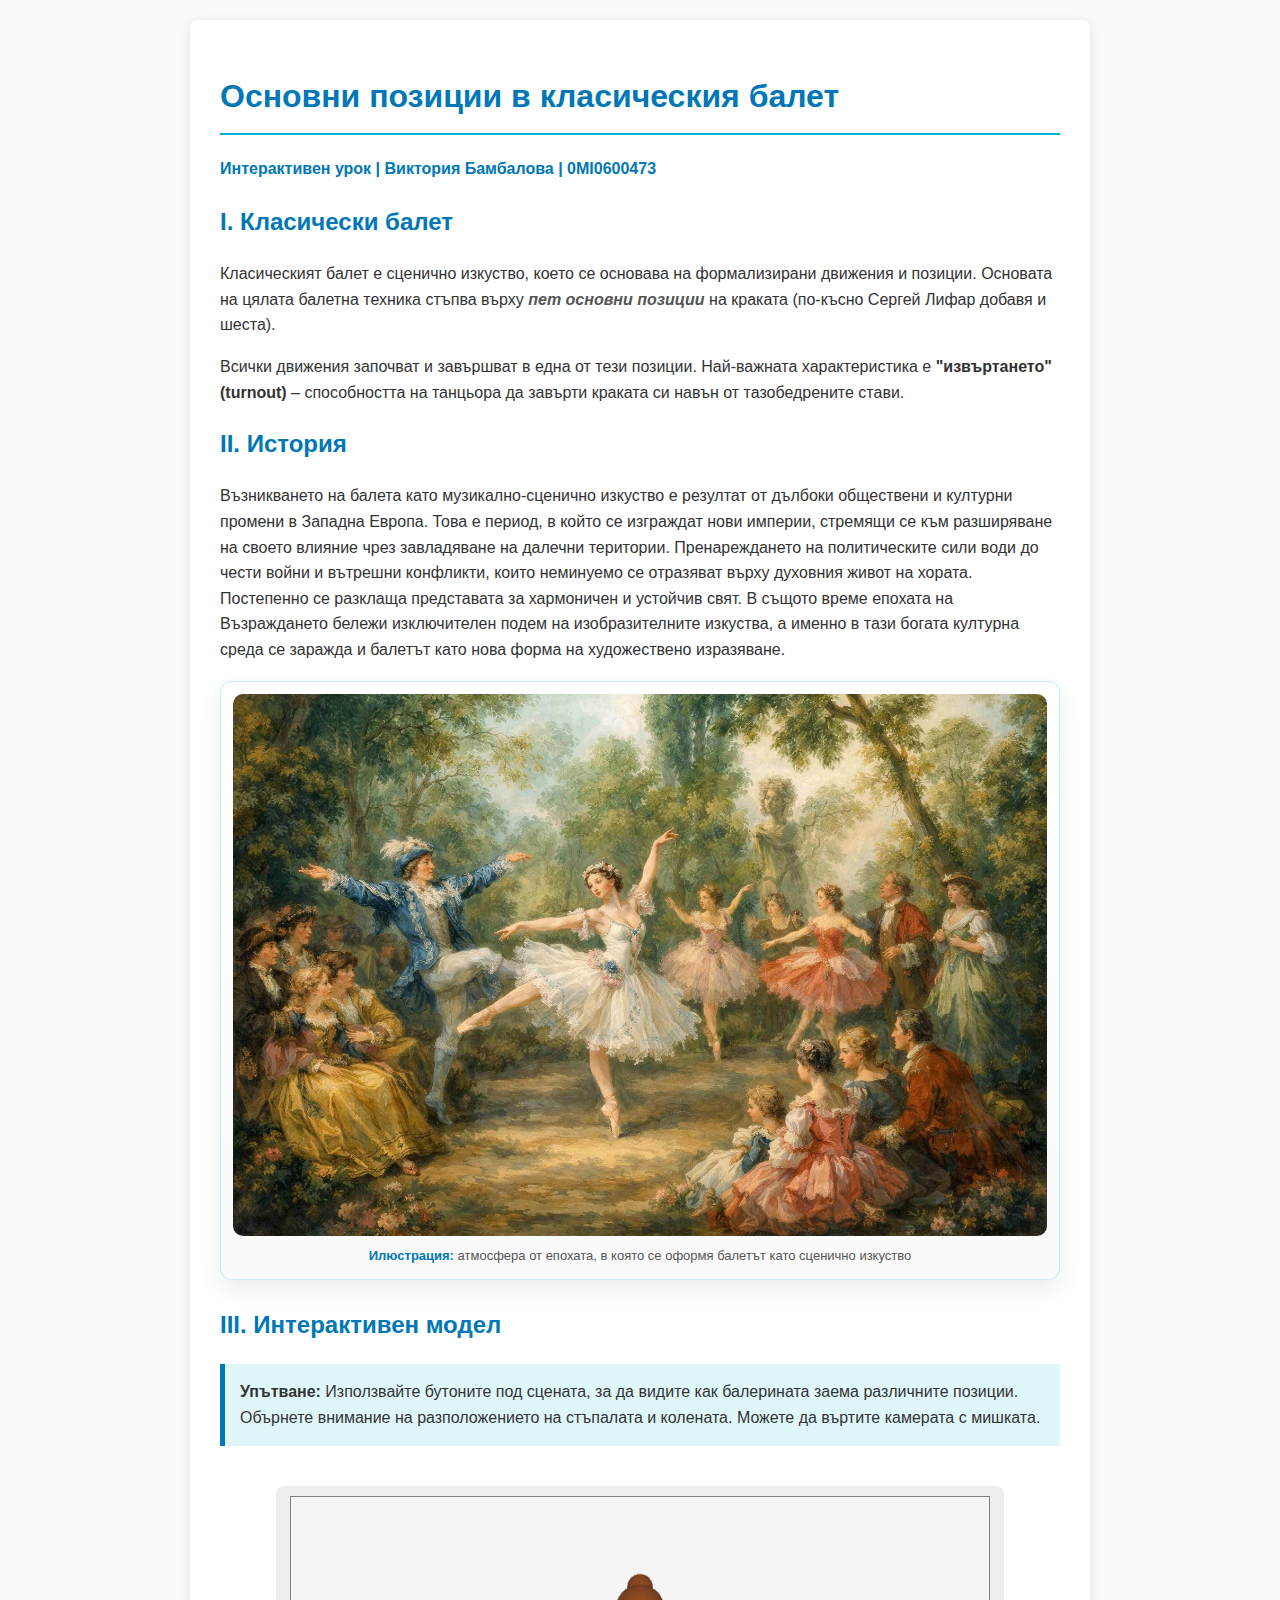
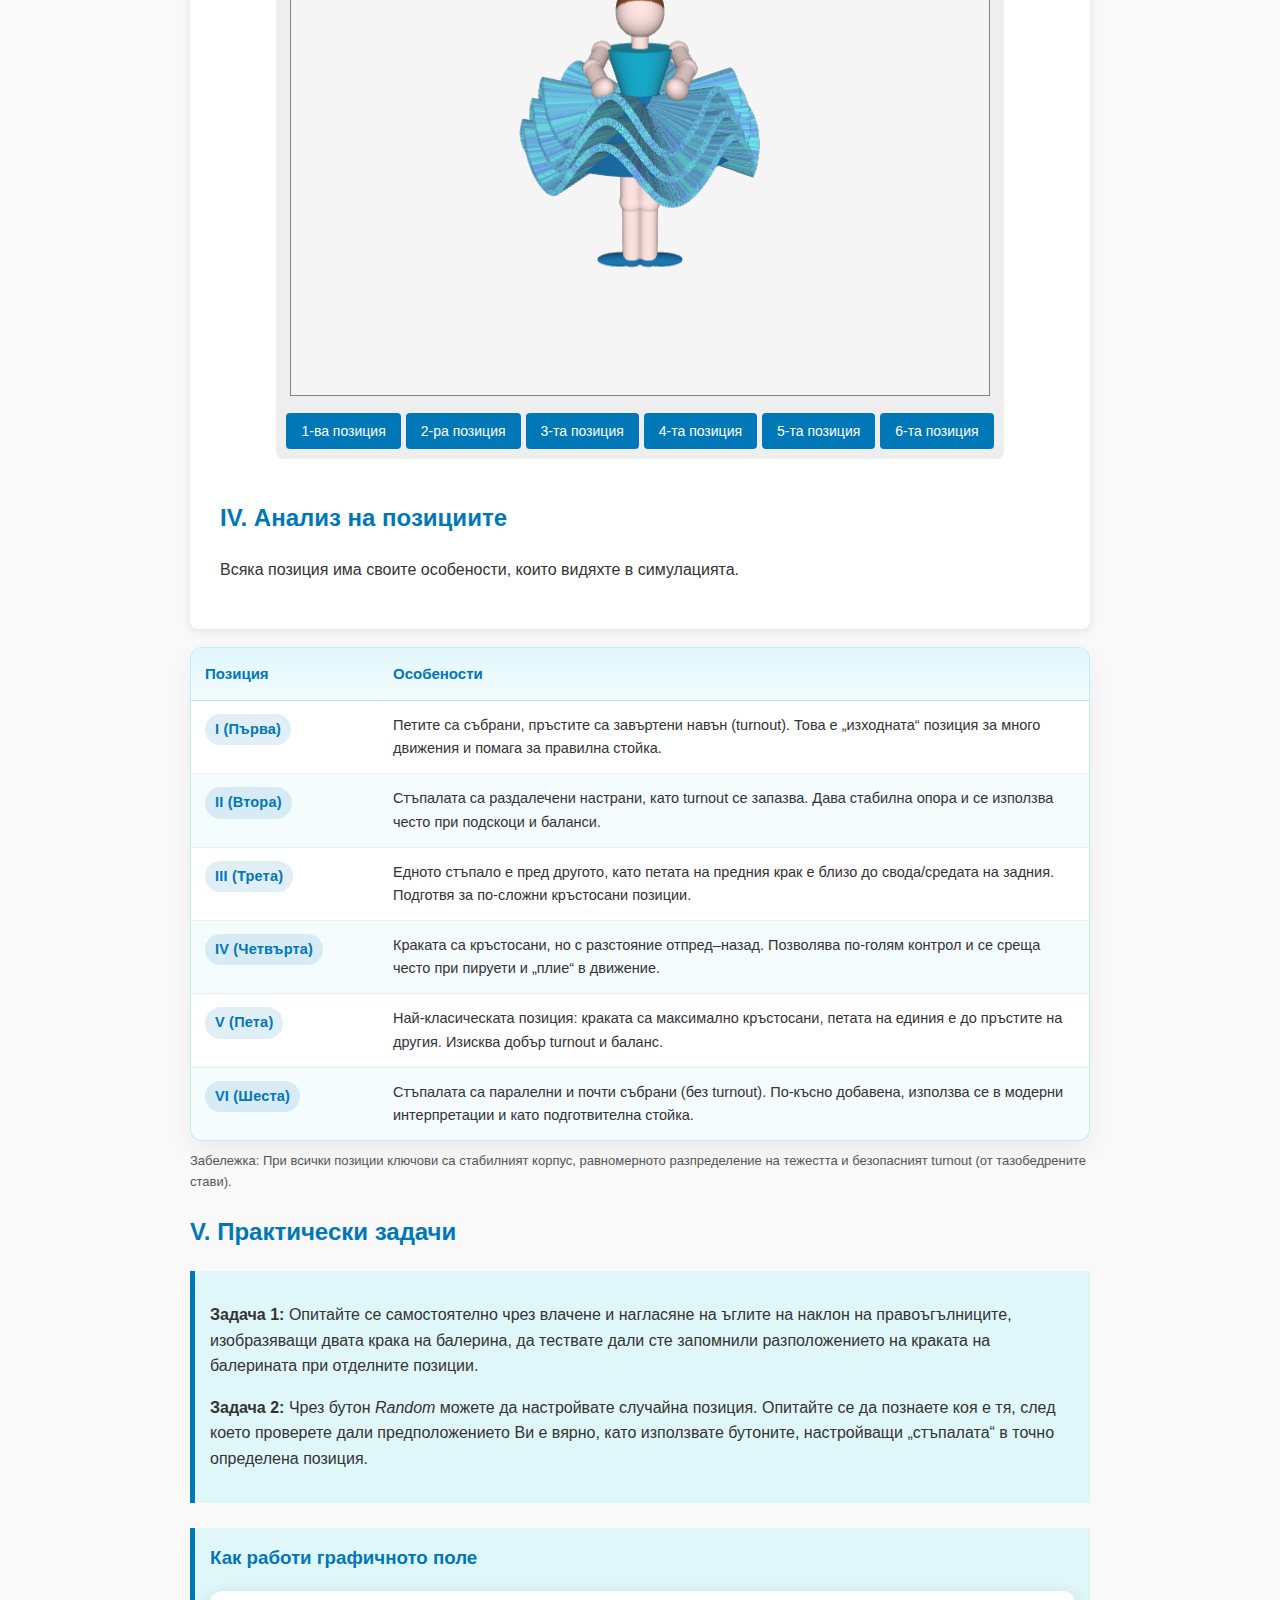
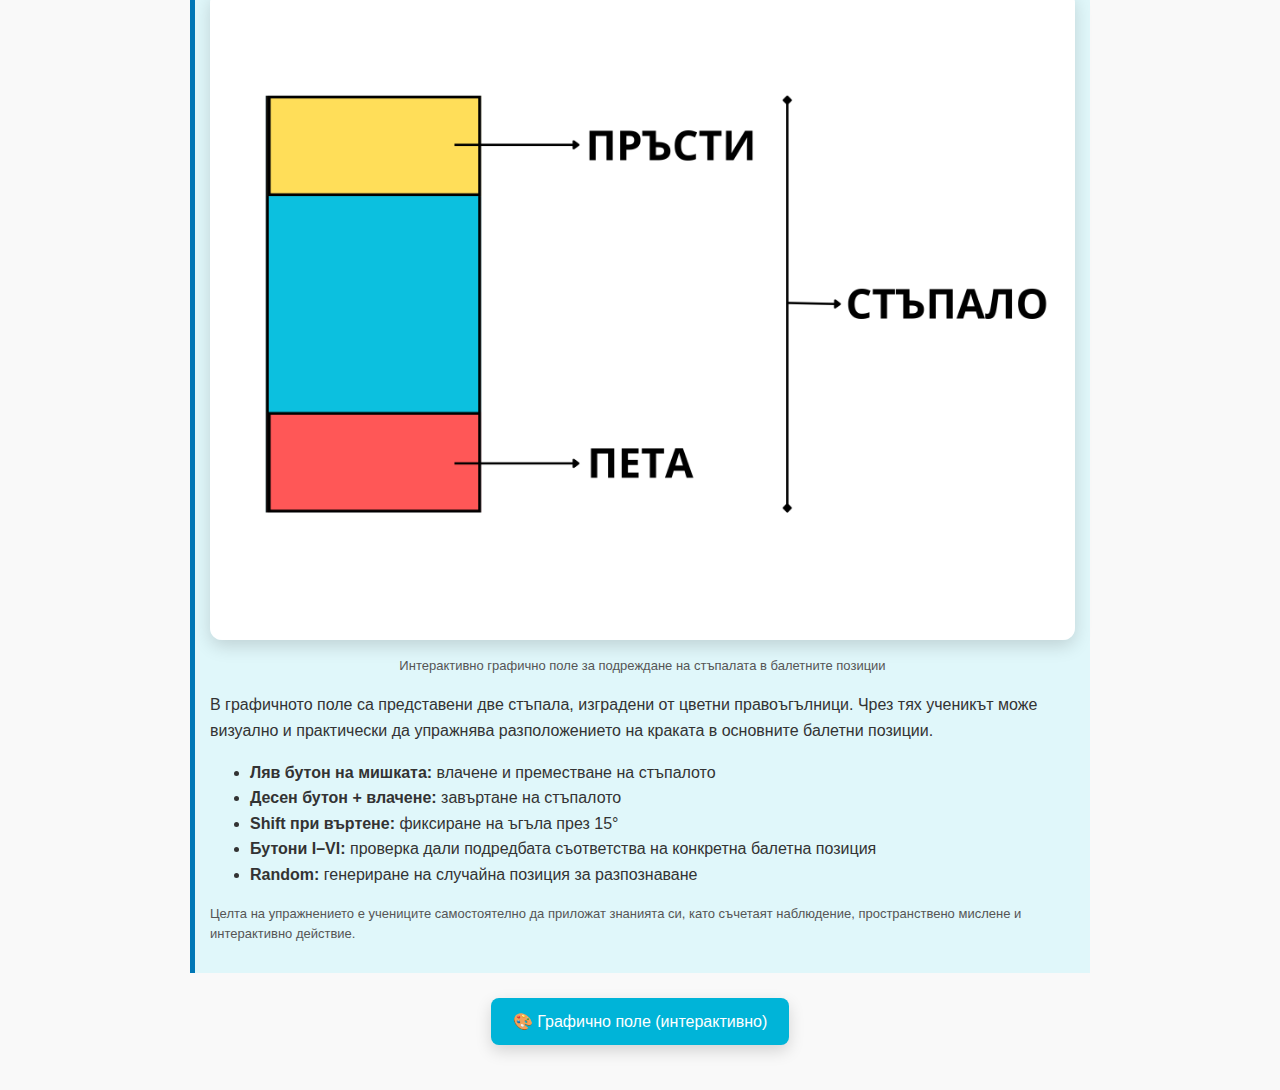
<file: index.html>
<!doctype html>
<html lang="bg">
  <head>
    <meta charset="utf-8" />
    <title>Класически Балет – Интерактивен Урок</title>

    <script src="suica.js"></script>
    <script src="tween.umd.js"></script>

    <style>
      body {
        font-family: "Segoe UI", Tahoma, Geneva, Verdana, sans-serif;
        line-height: 1.6;
        color: #333;
        max-width: 900px;
        margin: 0 auto;
        padding: 20px;
        background-color: #f9f9f9;
      }
      h1,
      h2,
      h3,
      h4 {
        color: #0077b6;
      }
      h1 {
        border-bottom: 2px solid #00b4d8;
        padding-bottom: 10px;
      }

      .container {
        background: white;
        padding: 30px;
        border-radius: 8px;
        box-shadow: 0 2px 10px rgba(0, 0, 0, 0.1);
      }

      .suica-wrapper {
        text-align: center;
        margin: 20px 0;
        background: #eee;
        padding: 10px;
        border-radius: 8px;
        display: inline-block;
      }

      .controls-bar {
        margin-top: 10px;
        display: flex;
        justify-content: center;
        gap: 5px;
        flex-wrap: wrap;
      }

      button {
        background-color: #0077b6;
        color: white;
        border: none;
        padding: 10px 15px;
        border-radius: 4px;
        cursor: pointer;
        font-size: 14px;
        transition: background 0.3s;
      }
      button:hover {
        background-color: #0096c7;
      }
      button:active {
        transform: scale(0.98);
      }

      .info-box {
        background-color: #e0f7fa;
        border-left: 5px solid #0077b6;
        padding: 15px;
        margin: 20px 0;
      }

      .highlight {
        font-weight: bold;
        font-style: italic;
        color: #555;
      }

      /* ==============================
         История – изображение
         ============================== */
      .history-figure {
        margin: 18px auto 26px;
        max-width: 820px;
        background: linear-gradient(180deg, #ffffff 0%, #fafafa 100%);
        padding: 12px;
        border-radius: 12px;
        box-shadow: 0 10px 25px rgba(0, 0, 0, 0.08);
        border: 1px solid rgba(0, 180, 216, 0.22);
      }

      .history-figure img {
        width: 100%;
        height: auto;
        display: block;
        border-radius: 10px;
      }

      .history-figure figcaption {
        text-align: center;
        margin-top: 10px;
        font-size: 13px;
        color: #555;
      }

      .history-figure figcaption span {
        color: #0077b6;
        font-weight: 600;
      }

      /* ==============================
         Таблица с позиции
         ============================== */
      .positions-table {
        width: 100%;
        border-collapse: separate;
        border-spacing: 0;
        margin: 18px 0 10px;
        background: #ffffff;
        border: 1px solid rgba(0, 180, 216, 0.25);
        border-radius: 12px;
        overflow: hidden;
        box-shadow: 0 10px 25px rgba(0, 0, 0, 0.06);
      }

      .positions-table thead th {
        background: linear-gradient(180deg, #e0f7fa 0%, #f3fcff 100%);
        color: #0077b6;
        text-align: left;
        padding: 14px 14px;
        font-weight: 700;
        font-size: 15px;
        border-bottom: 1px solid rgba(0, 180, 216, 0.22);
      }

      .positions-table tbody td {
        padding: 13px 14px;
        vertical-align: top;
        border-bottom: 1px solid rgba(0, 0, 0, 0.06);
        font-size: 14.5px;
      }

      .positions-table tbody tr:last-child td {
        border-bottom: none;
      }

      .positions-table tbody tr:nth-child(even) {
        background: rgba(224, 247, 250, 0.35);
      }

      .pos-badge {
        display: inline-block;
        padding: 4px 10px;
        border-radius: 999px;
        background: rgba(0, 119, 182, 0.12);
        color: #0077b6;
        font-weight: 700;
        letter-spacing: 0.2px;
        white-space: nowrap;
      }

      .positions-note {
        margin-top: 8px;
        font-size: 13px;
        color: #555;
      }
    </style>
  </head>

  <body>
    <div class="container">
      <h1>Основни позиции в класическия балет</h1>
      <h4>Интерактивен урок | Виктория Бамбалова | 0MI0600473</h4>

      <h2>I. Класически балет</h2>
      <p>
        Класическият балет е сценично изкуство, което се основава на
        формализирани движения и позиции. Основата на цялата балетна техника
        стъпва върху <span class="highlight">пет основни позиции</span> на
        краката (по-късно Сергей Лифар добавя и шеста).
      </p>
      <p>
        Всички движения започват и завършват в една от тези позиции. Най-важната
        характеристика е <strong>"извъртането" (turnout)</strong> – способността
        на танцьора да завърти краката си навън от тазобедрените стави.
      </p>

      <h2>II. История</h2>
      <p>
        Възникването на балета като музикално-сценично изкуство е резултат от
        дълбоки обществени и културни промени в Западна Европа. Това е период, в
        който се изграждат нови империи, стремящи се към разширяване на своето
        влияние чрез завладяване на далечни територии. Пренареждането на
        политическите сили води до чести войни и вътрешни конфликти, които
        неминуемо се отразяват върху духовния живот на хората. Постепенно се
        разклаща представата за хармоничен и устойчив свят. В същото време
        епохата на Възраждането бележи изключителен подем на изобразителните
        изкуства, а именно в тази богата културна среда се заражда и балетът
        като нова форма на художествено изразяване.
      </p>

      <!-- ✅ Изображение под текста "История" -->
      <figure class="history-figure">
        <img
          src="history.png"
          alt="Историческа сцена, вдъхновена от ранния балет"
        />
        <figcaption>
          <span>Илюстрация:</span> атмосфера от епохата, в която се оформя
          балетът като сценично изкуство
        </figcaption>
      </figure>

      <h2>III. Интерактивен модел</h2>
      <div class="info-box">
        <strong>Упътване:</strong> Използвайте бутоните под сцената, за да
        видите как балерината заема различните позиции. Обърнете внимание на
        разположението на стъпалата и колената. Можете да въртите камерата с
        мишката.
      </div>

      <div style="text-align: center">
        <div class="suica-wrapper">
          <suica id="scene" width="700" height="500" background="whitesmoke">
            <proactive></proactive>
            <orbit></orbit>

            <!-- Тяло -->
            <cone
              id="torsoUpper"
              center="0,15,0"
              size="10,15,10"
              color="#00b4d8"
              spinV="180"
              hidden="false"
            ></cone>

            <cone
              id="torsoLower"
              center="0,0,0"
              size="29,8,29"
              color="#0077b6"
              hidden="false"
            ></cone>

            <sphere
              id="waistRing"
              center="0,7.5,0"
              size="6.5,3,6.5"
              color="#0077b6"
              hidden="false"
            ></sphere>

            <!-- Глава -->
            <group id="HeadGroup" hidden="false">
              <sphere
                id="head"
                center="0,20,0"
                size="7"
                color="mistyrose"
                hidden="false"
              ></sphere>

              <cylinder
                id="neck"
                center="0,13,0"
                size="2.5,5,2.5"
                color="mistyrose"
                hidden="false"
              ></cylinder>

              <sphere
                id="hair"
                center="0,20.5,-0.3"
                size="7"
                color="saddlebrown"
                hidden="false"
              ></sphere>

              <sphere
                id="bun"
                center="0,23.5,-2.5"
                size="3.7"
                color="saddlebrown"
                hidden="false"
              ></sphere>
            </group>

            <!-- Шаблони за клониране (скрити), но клоновете ще са видими -->
            <sphere
              id="joint"
              size="3"
              color="mistyrose"
              hidden="true"
            ></sphere>
            <cylinder
              id="bone"
              size="2.5,6,2.5"
              color="mistyrose"
              hidden="true"
            ></cylinder>

            <!-- Ръце -->
            <group id="ArmsGroup" center="0,4,-10" spinV="45" hidden="false">
              <group
                id="ShoulderGroup"
                center="-1.5,8,-11"
                spinH="10"
                spinV="60"
                hidden="false"
              >
                <clone
                  src="joint"
                  id="lShoulder"
                  center="5,14,0"
                  hidden="false"
                ></clone>

                <clone
                  src="bone"
                  id="lUpperArm"
                  center="5,14,0"
                  size="2.5,6,2.5"
                  hidden="false"
                ></clone>

                <group
                  id="ElbowGroup"
                  center="13.5,2,-5"
                  spinH="-90"
                  spinV="25"
                  hidden="false"
                >
                  <clone
                    src="joint"
                    id="lElbow"
                    center="5,20,0"
                    size="2.8"
                    hidden="false"
                  ></clone>

                  <clone
                    src="bone"
                    id="lLowerArm"
                    center="5,20,0"
                    size="2.5,6,2.5"
                    hidden="false"
                  ></clone>

                  <clone
                    src="joint"
                    id="wrist"
                    center="5,26,0"
                    size="3,5"
                    spinV="40"
                    spinH="-90"
                    hidden="false"
                  ></clone>
                </group>
              </group>

              <group
                id="RightShoulderGroup"
                center="1.5,8,-11"
                spinH="-10"
                spinV="60"
                hidden="false"
              >
                <clone
                  src="joint"
                  id="rShoulder"
                  center="-5,14,0"
                  hidden="false"
                ></clone>

                <clone
                  src="bone"
                  id="rUpperArm"
                  center="-5,14,0"
                  size="2.5,6,2.5"
                  hidden="false"
                ></clone>

                <group
                  id="RightElbowGroup"
                  center="-13.5,2,-5"
                  spinH="90"
                  spinV="25"
                  hidden="false"
                >
                  <clone
                    src="joint"
                    id="rElbow"
                    center="-5,20,0"
                    size="2.8"
                    hidden="false"
                  ></clone>

                  <clone
                    src="bone"
                    id="rLowerArm"
                    center="-5,20,0"
                    size="2.5,6,2.5"
                    hidden="false"
                  ></clone>

                  <clone
                    src="joint"
                    id="rWrist"
                    center="-5,26,0"
                    size="3,5"
                    spinV="40"
                    spinH="90"
                    hidden="false"
                  ></clone>
                </group>
              </group>
            </group>

            <!-- Крака -->
            <group id="LegsGroup" center="0,0,0" hidden="false">
              <group id="LeftHipGroup" center="-2,0,0" hidden="false">
                <clone
                  src="bone"
                  id="lThigh"
                  center="0,-9,0"
                  size="3.5,12,3.5"
                  hidden="false"
                ></clone>

                <group id="LeftKneeGroup" center="0,-9,0" hidden="false">
                  <clone
                    src="joint"
                    id="lKnee"
                    size="3.8"
                    hidden="false"
                  ></clone>

                  <clone
                    src="bone"
                    id="lCalf"
                    center="0,-10,0"
                    size="3,9,3"
                    hidden="false"
                  ></clone>

                  <group id="lShoe" spinH="-90" hidden="false">
                    <sphere
                      id="lFootBase"
                      center="0,-10,0"
                      size="3.5,2,3.5"
                      color="#0077b6"
                      hidden="false"
                    ></sphere>
                    <sphere
                      id="lFootTip"
                      center="0,-10,2"
                      size="3,2,7"
                      color="#0077b6"
                      hidden="false"
                    ></sphere>
                  </group>
                </group>
              </group>

              <group id="RightHipGroup" center="2,0,0" hidden="false">
                <clone
                  src="bone"
                  id="rThigh"
                  center="0,-9,0"
                  size="3.5,12,3.5"
                  hidden="false"
                ></clone>

                <group id="RightKneeGroup" center="0,-9,0" hidden="false">
                  <clone
                    src="joint"
                    id="rKnee"
                    size="3.8"
                    hidden="false"
                  ></clone>

                  <clone
                    src="bone"
                    id="rCalf"
                    center="0,-10,0"
                    size="3,9,3"
                    hidden="false"
                  ></clone>

                  <group id="rShoe" spinH="90" hidden="false">
                    <sphere
                      id="rFootBase"
                      center="0,-10,0"
                      size="3.5,2,3.5"
                      color="#0077b6"
                      hidden="false"
                    ></sphere>
                    <sphere
                      id="rFootTip"
                      center="0,-10,2"
                      size="3,2,7"
                      color="#0077b6"
                      hidden="false"
                    ></sphere>
                  </group>
                </group>
              </group>
            </group>
          </suica>

          <div class="controls-bar">
            <button onclick="goLegs(1)">1-ва позиция</button>
            <button onclick="goLegs(2)">2-ра позиция</button>
            <button onclick="goLegs(3)">3-та позиция</button>
            <button onclick="goLegs(4)">4-та позиция</button>
            <button onclick="goLegs(5)">5-та позиция</button>
            <button onclick="goLegs(6)">6-та позиция</button>
          </div>
        </div>
      </div>

      <h2>IV. Анализ на позициите</h2>
      <p>Всяка позиция има своите особености, които видяхте в симулацията.</p>
    </div>

    <table class="positions-table">
      <thead>
        <tr>
          <th style="width: 160px">Позиция</th>
          <th>Особености</th>
        </tr>
      </thead>
      <tbody>
        <tr>
          <td><span class="pos-badge">I (Първа)</span></td>
          <td>
            Петите са събрани, пръстите са завъртени навън (turnout). Това е
            „изходната“ позиция за много движения и помага за правилна стойка.
          </td>
        </tr>
        <tr>
          <td><span class="pos-badge">II (Втора)</span></td>
          <td>
            Стъпалата са раздалечени настрани, като turnout се запазва. Дава
            стабилна опора и се използва често при подскоци и баланси.
          </td>
        </tr>
        <tr>
          <td><span class="pos-badge">III (Трета)</span></td>
          <td>
            Едното стъпало е пред другото, като петата на предния крак е близо
            до свода/средата на задния. Подготвя за по-сложни кръстосани
            позиции.
          </td>
        </tr>
        <tr>
          <td><span class="pos-badge">IV (Четвърта)</span></td>
          <td>
            Краката са кръстосани, но с разстояние отпред–назад. Позволява
            по-голям контрол и се среща често при пируети и „плие“ в движение.
          </td>
        </tr>
        <tr>
          <td><span class="pos-badge">V (Пета)</span></td>
          <td>
            Най-класическата позиция: краката са максимално кръстосани, петата
            на единия е до пръстите на другия. Изисква добър turnout и баланс.
          </td>
        </tr>
        <tr>
          <td><span class="pos-badge">VI (Шеста)</span></td>
          <td>
            Стъпалата са паралелни и почти събрани (без turnout). По-късно
            добавена, използва се в модерни интерпретации и като подготвителна
            стойка.
          </td>
        </tr>
      </tbody>
    </table>

    <p class="positions-note">
      Забележка: При всички позиции ключови са стабилният корпус, равномерното
      разпределение на тежестта и безопасният turnout (от тазобедрените стави).
    </p>

    <h2>V. Практически задачи</h2>

    <div class="info-box">
      <p>
        <strong>Задача 1:</strong> Опитайте се самостоятелно чрез влачене и
        нагласяне на ъглите на наклон на правоъгълниците, изобразяващи двата
        крака на балерина, да тествате дали сте запомнили разположението на
        краката на балерината при отделните позиции.
      </p>

      <p>
        <strong>Задача 2:</strong> Чрез бутон <em>Random</em> можете да
        настройвате случайна позиция. Опитайте се да познаете коя е тя, след
        което проверете дали предположението Ви е вярно, като използвате
        бутоните, настройващи „стъпалата“ в точно определена позиция.
      </p>
    </div>

    <div class="info-box" style="margin-top: 25px">
      <h3 style="margin-top: 0">Как работи графичното поле</h3>

      <figure style="margin: 15px auto; text-align: center">
        <img
          src="instructions.png"
          alt="Инструкции за работа с графичното поле"
          style="
            max-width: 100%;
            border-radius: 12px;
            box-shadow: 0 6px 18px rgba(0, 0, 0, 0.15);
          "
        />
        <figcaption style="margin-top: 8px; font-size: 13px; color: #555">
          Интерактивно графично поле за подреждане на стъпалата в балетните
          позиции
        </figcaption>
      </figure>

      <p>
        В графичното поле са представени две стъпала, изградени от цветни
        правоъгълници. Чрез тях ученикът може визуално и практически да
        упражнява разположението на краката в основните балетни позиции.
      </p>

      <ul>
        <li>
          <strong>Ляв бутон на мишката:</strong> влачене и преместване на
          стъпалото
        </li>
        <li><strong>Десен бутон + влачене:</strong> завъртане на стъпалото</li>
        <li><strong>Shift при въртене:</strong> фиксиране на ъгъла през 15°</li>
        <li>
          <strong>Бутони I–VI:</strong> проверка дали подредбата съответства на
          конкретна балетна позиция
        </li>
        <li>
          <strong>Random:</strong> генериране на случайна позиция за
          разпознаване
        </li>
      </ul>

      <p class="positions-note">
        Целта на упражнението е учениците самостоятелно да приложат знанията си,
        като съчетаят наблюдение, пространствено мислене и интерактивно
        действие.
      </p>
    </div>

    <div style="text-align: center; margin: 25px 0">
      <a href="tasks.html" target="_blank" style="text-decoration: none">
        <button
          style="
            background-color: #00b4d8;
            color: white;
            padding: 14px 22px;
            font-size: 16px;
            border-radius: 8px;
            border: none;
            cursor: pointer;
            box-shadow: 0 6px 16px rgba(0, 0, 0, 0.15);
          "
        >
          🎨 Графично поле (интерактивно)
        </button>
      </a>
    </div>

    <script>
      /* ============================================================
         1) ПОМОЩНИ ФУНКЦИИ И ДЕКОРАЦИЯ
         ============================================================ */

      function bluish(obj) {
        obj.color = `hsl(${random(180, 225)}, 70%, 50%)`;
        return obj;
      }

      /* ============================================================
         2) ПАЧКА (ПОЛА)
         ============================================================ */
      const TUTU_COUNT = 500;

      function addTutuLayer(radius, y, width) {
        for (let i = 0; i < TUTU_COUNT; i++) {
          const a = radians((360 * i) / TUTU_COUNT);

          const c = bluish(
            cylinder(
              [radius * Math.cos(a), y, radius * Math.sin(a)],
              [width, 15],
            ),
          );

          c.spinH = 90 + degrees(-a);
          c.spinV = 90 + 15 * Math.sin(6 * a);
        }
      }

      addTutuLayer(3, 1, 1);
      addTutuLayer(1.5, 4, 1);
      addTutuLayer(0.01, 7, 1);

      /* ============================================================
         3) ПОЗИ НА КРАКАТА + ПЛАВЕН ПРЕХОД
         ============================================================ */
      window.addEventListener("load", () => {
        const scene = window.scene;
        if (!scene) return;

        const poses = {
          1: {
            name: "I",
            baseX: 1.3,
            dist: 0.0,
            turnout: 35,
            front: 0.0,
            kneeBend: 0,
          },
          2: {
            name: "II",
            baseX: 2.0,
            dist: 3.0,
            turnout: 35,
            front: 0.0,
            kneeBend: 0,
          },
          3: {
            name: "III",
            baseX: 2.0,
            dist: 0.4,
            turnout: 35,
            front: 2.0,
            kneeBend: 4,
          },
          4: {
            name: "IV",
            baseX: 2.0,
            dist: 1.2,
            turnout: 35,
            front: 3.5,
            kneeBend: 6,
          },
          5: {
            name: "V",
            baseX: 1.8,
            dist: 0.0,
            turnout: 45,
            front: 4.0,
            kneeBend: 8,
          },
          6: {
            name: "VI",
            baseX: 2.0,
            dist: 1.0,
            turnout: 0,
            front: 0.0,
            kneeBend: 0,
          },
        };

        const current = { ...poses[1] };
        let tween = null;

        function applyLegPose(p) {
          const a = radians(p.turnout);
          const half = p.dist / 2;

          const baseLX = -p.baseX;
          const baseRX = p.baseX;

          LeftHipGroup.center = [
            baseLX - half,
            LeftHipGroup.center[1],
            p.front * 0.5,
          ];
          RightHipGroup.center = [
            baseRX + half,
            RightHipGroup.center[1],
            -p.front * 0.5,
          ];

          LeftHipGroup.spin = [a, 0, 0];
          RightHipGroup.spin = [-a, 0, 0];

          LeftKneeGroup.spin = [0, 0, radians(p.kneeBend)];
          RightKneeGroup.spin = [0, 0, radians(p.kneeBend)];
        }

        window.goLegs = function (id) {
          const target = poses[id];
          if (!target) return;

          if (tween) tween.stop();

          tween = new TWEEN.Tween(current)
            .to(
              {
                baseX: target.baseX,
                dist: target.dist,
                turnout: target.turnout,
                front: target.front,
                kneeBend: target.kneeBend,
              },
              900,
            )
            .easing(TWEEN.Easing.Quadratic.InOut)
            .onUpdate(() => applyLegPose(current))
            .start();
        };

        scene.ontime = () => {
          TWEEN.update();
        };

        applyLegPose(current);
      });
    </script>
  </body>
</html>
</file>
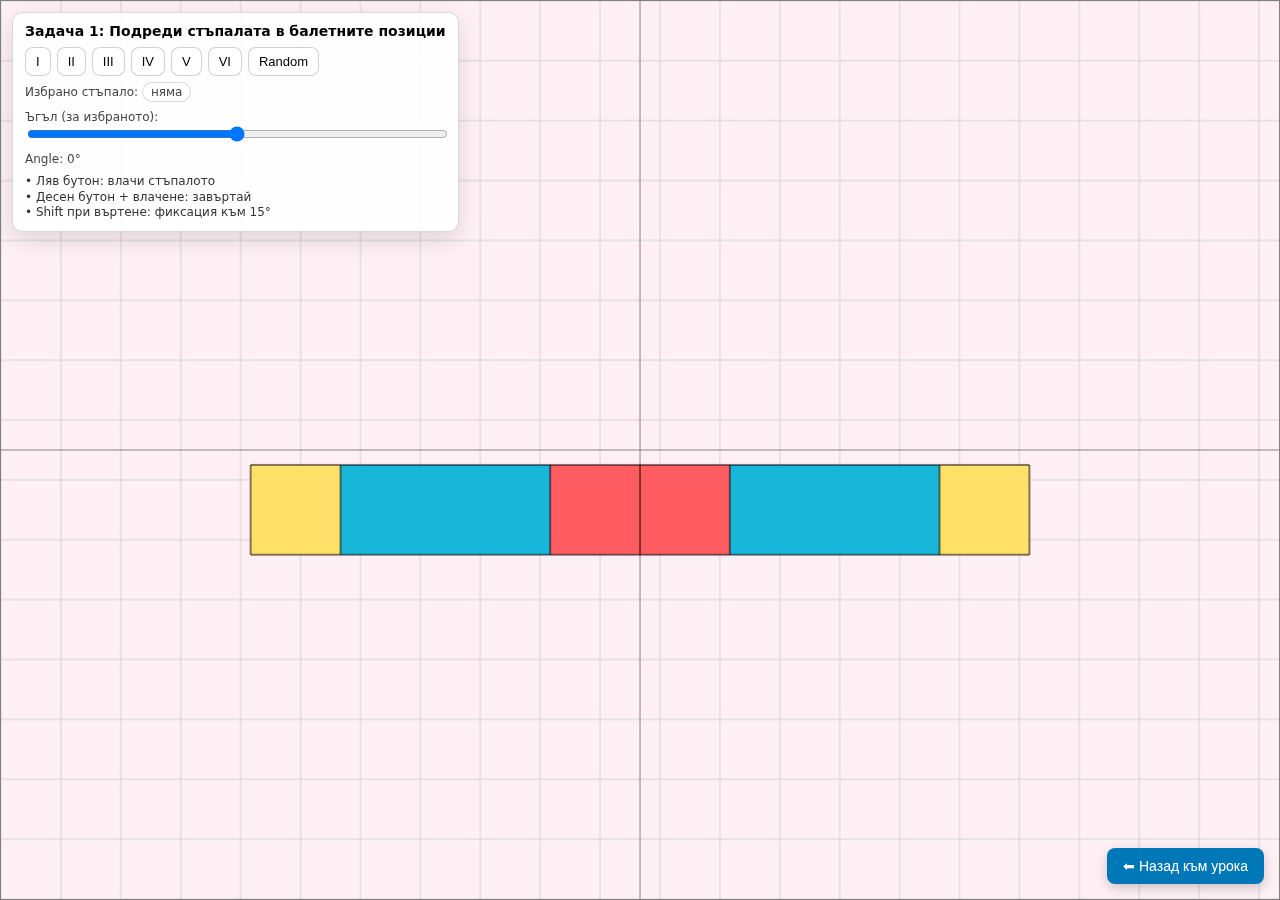
<file: tasks.html>
<!doctype html>
<html lang="bg">
  <head>
    <meta charset="utf-8" />
    <title>Балет – Задача 1 (2D стъпала)</title>

    <script src="suica.js"></script>

    <style>
      html,
      body {
        margin: 0;
        height: 100%;
        overflow: hidden;
        font-family: system-ui, Arial, sans-serif;
        touch-action: none;
      }

      #ui {
        position: fixed;
        left: 12px;
        top: 12px;
        z-index: 10;
        background: rgba(255, 255, 255, 0.92);
        border: 1px solid rgba(0, 0, 0, 0.15);
        border-radius: 10px;
        padding: 10px 12px;
        box-shadow: 0 8px 24px rgba(0, 0, 0, 0.12);
        min-width: 260px;
      }

      #ui h3 {
        margin: 0 0 8px 0;
        font-size: 14px;
      }

      .row {
        display: flex;
        gap: 6px;
        flex-wrap: wrap;
        margin: 6px 0;
      }

      button {
        border: 1px solid rgba(0, 0, 0, 0.18);
        background: white;
        border-radius: 8px;
        padding: 6px 10px;
        cursor: pointer;
        font-size: 13px;
      }
      button:hover {
        background: #f3f3f3;
      }

      .hint {
        font-size: 12px;
        color: #333;
        margin-top: 8px;
        line-height: 1.3;
      }

      .small {
        font-size: 12px;
        color: #444;
        margin-top: 6px;
      }

      input[type="range"] {
        width: 100%;
      }

      .badge {
        display: inline-block;
        padding: 2px 8px;
        border-radius: 999px;
        font-size: 12px;
        border: 1px solid rgba(0, 0, 0, 0.15);
        background: #fff;
      }
    </style>
  </head>

  <body>
    <!--
      2D учебно поле (orthographic camera) за упражнение:
      Ученикът пресъздава балетните позиции чрез влачене и въртене.
    -->
    <suica id="scene" fullwindow background="LavenderBlush">
      <proactive></proactive>
    </suica>

    <div id="ui">
      <h3>Задача 1: Подреди стъпалата в балетните позиции</h3>

      <div class="row">
        <button onclick="setPose(1)">I</button>
        <button onclick="setPose(2)">II</button>
        <button onclick="setPose(3)">III</button>
        <button onclick="setPose(4)">IV</button>
        <button onclick="setPose(5)">V</button>
        <button onclick="setPose(6)">VI</button>
        <button onclick="randomPose()">Random</button>
      </div>

      <div class="small">
        Избрано стъпало: <span id="sel" class="badge">няма</span>
      </div>

      <div class="small" style="margin-top: 8px">Ъгъл (за избраното):</div>
      <input
        id="angleSlider"
        type="range"
        min="-180"
        max="180"
        value="0"
        step="1"
        oninput="sliderRotate(this.value)"
      />
      <div class="small">Angle: <span id="angleVal">0</span>°</div>

      <div class="hint">
        • Ляв бутон: влачи стъпалото<br />
        • Десен бутон + влачене: завъртай<br />
        • Shift при въртене: фиксация към 15°<br />
      </div>
    </div>

    <div style="position: fixed; right: 16px; bottom: 16px; z-index: 20">
      <a href="index.html" style="text-decoration: none">
        <button
          style="
            background-color: #0077b6;
            color: white;
            padding: 10px 16px;
            font-size: 14px;
            border-radius: 8px;
            border: none;
            cursor: pointer;
            box-shadow: 0 4px 12px rgba(0, 0, 0, 0.2);
          "
        >
          ⬅ Назад към урока
        </button>
      </a>
    </div>

    <script>
      // =========================================================
      // 1) Настройка на 2D сцена
      // =========================================================
      fullWindow();
      orthographic(-1000, 1000);
      background("LavenderBlush");
      lookAt([0, 0, 300]);

      // =========================================================
      // 2) Параметри на учебната мрежа и модела на стъпало
      // =========================================================
      const SCALE = 30;
      const GRID_W = 700;
      const GRID_H = 450;

      // жълто = пръсти, синьо = стъпало, червено = пета
      const H = 3 * SCALE;
      const L_TOE = 3 * SCALE;
      const L_MID = 7 * SCALE;
      const L_HEEL = 3 * SCALE;
      const TOTAL_L = L_TOE + L_MID + L_HEEL;

      // =========================================================
      // 3) Визуализация на квадратна мрежа
      // =========================================================
      const grid = group();
      grid.z = -5;

      for (let x = -GRID_W; x <= GRID_W; x += 2 * SCALE) {
        grid.add(line([x, -GRID_H, -5], [x, GRID_H, -5], "lightgray"));
      }
      for (let y = -GRID_H; y <= GRID_H; y += 2 * SCALE) {
        grid.add(line([-GRID_W, y, -5], [GRID_W, y, -5], "lightgray"));
      }

      grid.add(line([-GRID_W, 0, -4], [GRID_W, 0, -4], "gray"));
      grid.add(line([0, -GRID_H, -4], [0, GRID_H, -4], "gray"));

      // =========================================================
      // 4) Модел на стъпало
      // =========================================================
      function rectFillWithOutline(center, size, fillColor) {
        const fill = square(
          [center[0], center[1], -1],
          [size[0], size[1]],
          fillColor,
        );
        const border = square(
          [center[0], center[1], 0],
          [size[0], size[1]],
          "black",
        ).style({
          wireframe: true,
        });
        return group(fill, border);
      }

      function makeFoot() {
        const totalL = TOTAL_L;

        const xToe = -totalL / 2 + L_TOE / 2;
        const xMid = xToe + L_TOE / 2 + L_MID / 2;
        const xHeel = xMid + L_MID / 2 + L_HEEL / 2;

        const toe = rectFillWithOutline([xToe, 0, 0], [L_TOE, H], "#ffe066");
        const mid = rectFillWithOutline([xMid, 0, 0], [L_MID, H], "#00b4d8");
        const heel = rectFillWithOutline([xHeel, 0, 0], [L_HEEL, H], "#ff595e");

        const g = group(toe, mid, heel);
        g._angle = 0;
        g._parts = [toe, mid, heel];
        for (const p of g._parts) p._foot = g;

        return g;
      }

      const foot1 = makeFoot();
      const foot2 = makeFoot();
      const interactiveParts = [...foot1._parts, ...foot2._parts];

      // =========================================================
      // 5) UI избор + слайдер
      // =========================================================
      let selectedFoot = null;

      function selectFoot(f) {
        selectedFoot = f;
        document.getElementById("sel").textContent =
          f === foot1 ? "ляво (Foot A)" : "дясно (Foot B)";
        document.getElementById("angleSlider").value = Math.round(f._angle);
        document.getElementById("angleVal").textContent = Math.round(f._angle);
      }

      window.sliderRotate = function (val) {
        if (!selectedFoot) return;
        const a = Number(val);
        selectedFoot._angle = a;
        selectedFoot.spinS = a;
        document.getElementById("angleVal").textContent = a;
      };

      // =========================================================
      // 6) Drag & Rotate
      // =========================================================
      function posXY(p) {
        if (!p) return null;
        if (Array.isArray(p)) return { x: p[0], y: p[1] };
        if (typeof p.x === "number" && typeof p.y === "number")
          return { x: p.x, y: p.y };
        if (typeof p[0] === "number" && typeof p[1] === "number")
          return { x: p[0], y: p[1] };
        return null;
      }

      let dragFoot = null;
      let dragMode = null;
      let startMouse = { x: 0, y: 0 };
      let startAngle = 0;

      window.addEventListener("contextmenu", (e) => e.preventDefault());

      function onPointerDown(event) {
        if (event.target && event.target.closest && event.target.closest("#ui"))
          return;

        const part = findObject(event, interactiveParts);
        if (!part) return;

        const f = part._foot;
        if (!f) return;

        selectFoot(f);
        dragFoot = f;
        startMouse = { x: event.clientX, y: event.clientY };
        startAngle = dragFoot._angle;
        dragMode = event.button === 2 ? "rotate" : "move";
      }

      function onPointerUp() {
        dragFoot = null;
        dragMode = null;
      }

      function onPointerMove(event) {
        if (!dragFoot) return;

        if (dragMode === "move") {
          const raw = findPosition(event);
          const p = posXY(raw);
          if (!p) return;
          dragFoot.center = [p.x, p.y, 0];
        } else if (dragMode === "rotate") {
          const dx = event.clientX - startMouse.x;
          let a = startAngle + dx * 0.6;
          if (event.shiftKey) a = 15 * Math.round(a / 15);
          dragFoot._angle = a;
          dragFoot.spinS = a;

          if (dragFoot === selectedFoot) {
            document.getElementById("angleSlider").value = Math.round(a);
            document.getElementById("angleVal").textContent = Math.round(a);
          }
        }
      }

      window.addEventListener("pointerdown", onPointerDown, { passive: false });
      window.addEventListener("pointermove", onPointerMove, { passive: false });
      window.addEventListener("pointerup", onPointerUp, { passive: false });

      // =========================================================
      // 7) Позиции
      // =========================================================
      function setFoot(f, cx, cy, ang) {
        f.center = [cx, cy, 0];
        f._angle = ang;
        f.spinS = ang;
      }

      window.setPose = function (i) {
        const y0 = -2 * SCALE;

        if (i === 1) {
          setFoot(foot1, -TOTAL_L / 2, y0, 0);
          setFoot(foot2, TOTAL_L / 2, y0, 180);
        }

        if (i === 2) {
          setFoot(foot1, -10 * SCALE, y0, 0);
          setFoot(foot2, 10 * SCALE, y0, 180);
        }

        if (i === 3) {
          setFoot(foot1, -6 * SCALE, y0, 0);
          setFoot(foot2, 6 * SCALE, y0 + 5 * SCALE, 225);
        }

        if (i === 4) {
          const xSame = 0;
          setFoot(foot1, xSame, y0 - 6 * SCALE, 0);
          setFoot(foot2, xSame, y0 + 6 * SCALE, 180);
        }

        if (i === 5) {
          const xSame = 0;
          const yBottom = y0 - 2 * SCALE;
          const yTop = yBottom + H;
          setFoot(foot1, xSame, yBottom, 0);
          setFoot(foot2, xSame, yTop, 180);
        }

        if (i === 6) {
          // VI позиция: вертикално ориентирани стъпала,
          // долепени по дългата страна, с пръстите (жълтото) нагоре.
          const ySame = y0;
          setFoot(foot1, -H / 2, ySame, 270);
          setFoot(foot2, H / 2, ySame, 270);
        }

        if (selectedFoot) selectFoot(selectedFoot);
      };

      // =========================================================
      // 8) Random
      // =========================================================
      window.randomPose = function () {
        const i = 1 + Math.floor(Math.random() * 6);
        setPose(i);
      };

      setPose(1);
    </script>
  </body>
</html>
</file>
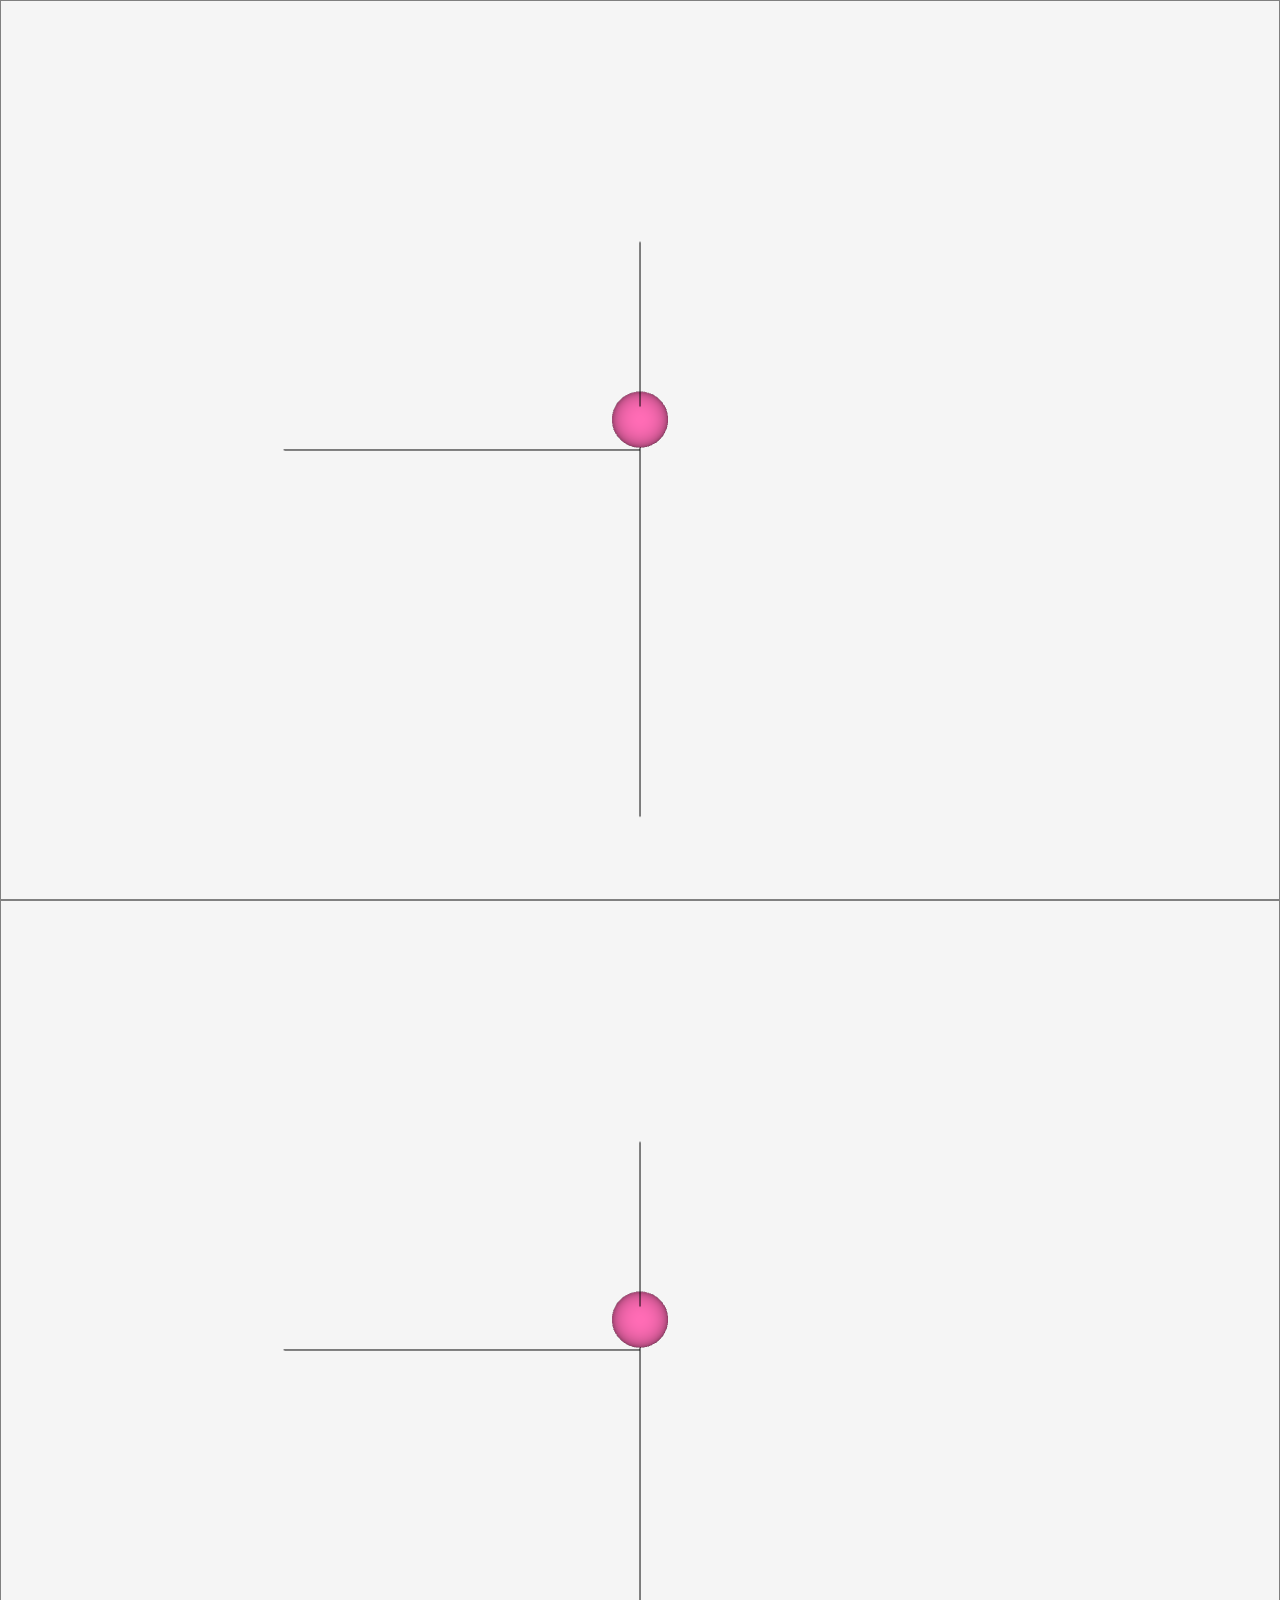
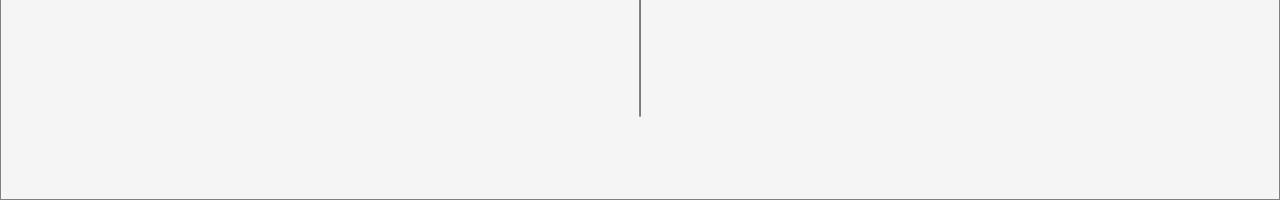
<file: test-suica.html>
<!doctype html>
<html>
  <head>
    <meta charset="utf-8" />
    <script src="suica.js"></script>
    <meta name="viewport" content="width=device-width, initial-scale=1" />
    <title>Suica test</title>
    <style>
      body {
        margin: 0;
      }
      suica {
        display: block;
      }
    </style>
  </head>
  <body>
    <suica background="whitesmoke">
      <oxyz size="8" color="black"></oxyz>
      <sphere center="0,1.5,0" size="1.2" color="hotpink"></sphere>
      <demo distance="12" altitude="25" speed="0"></demo>
    </suica>
  </body>
</html>
<!doctype html>
<html lang="bg">
  <head>
    <meta charset="utf-8" />
    <meta name="viewport" content="width=device-width, initial-scale=1" />
    <title>Suica test</title>
    <style>
      body {
        margin: 0;
      }
      suica {
        width: 100vw;
        height: 100vh;
        display: block;
      }
    </style>
  </head>
  <body>
    <suica background="whitesmoke">
      <oxyz size="8" color="black"></oxyz>
      <sphere center="0,1.5,0" size="1.2" color="hotpink"></sphere>
      <demo distance="12" altitude="25" speed="0"></demo>
    </suica>
  </body>
</html>
</file>
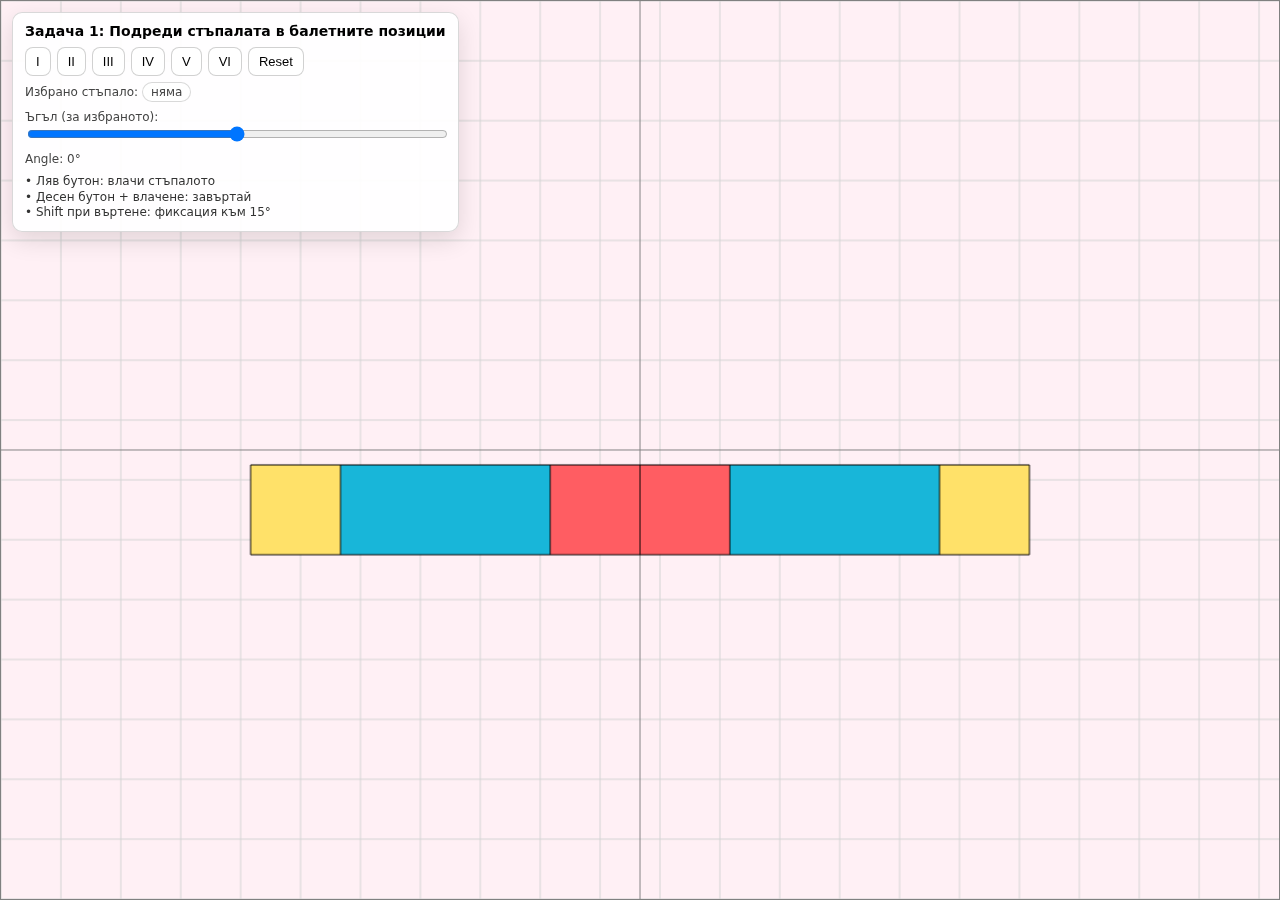
<file: test2.html>
<!doctype html>
<html lang="bg">
  <head>
    <meta charset="utf-8" />
    <title>Балет – Задача 1 (2D стъпала)</title>

    <script src="suica.js"></script>

    <style>
      html,
      body {
        margin: 0;
        height: 100%;
        overflow: hidden;
        font-family: system-ui, Arial, sans-serif;
        touch-action: none; /* предотвратява скрол/gesture конфликт при drag */
      }

      #ui {
        position: fixed;
        left: 12px;
        top: 12px;
        z-index: 10;
        background: rgba(255, 255, 255, 0.92);
        border: 1px solid rgba(0, 0, 0, 0.15);
        border-radius: 10px;
        padding: 10px 12px;
        box-shadow: 0 8px 24px rgba(0, 0, 0, 0.12);
        min-width: 260px;
      }

      #ui h3 {
        margin: 0 0 8px 0;
        font-size: 14px;
      }

      .row {
        display: flex;
        gap: 6px;
        flex-wrap: wrap;
        margin: 6px 0;
      }

      button {
        border: 1px solid rgba(0, 0, 0, 0.18);
        background: white;
        border-radius: 8px;
        padding: 6px 10px;
        cursor: pointer;
        font-size: 13px;
      }
      button:hover {
        background: #f3f3f3;
      }

      .hint {
        font-size: 12px;
        color: #333;
        margin-top: 8px;
        line-height: 1.3;
      }

      .small {
        font-size: 12px;
        color: #444;
        margin-top: 6px;
      }

      input[type="range"] {
        width: 100%;
      }

      .badge {
        display: inline-block;
        padding: 2px 8px;
        border-radius: 999px;
        font-size: 12px;
        border: 1px solid rgba(0, 0, 0, 0.15);
        background: #fff;
      }
    </style>
  </head>

  <body>
    <!--
      2D учебно поле (orthographic camera) за упражнение:
      Ученикът пресъздава балетните позиции чрез влачене и въртене.
    -->
    <suica id="scene" fullwindow background="LavenderBlush">
      <!-- proactive гарантира регулярни обновявания при интеракция -->
      <proactive></proactive>
    </suica>

    <!--
      Контролен панел:
      - Бутони за пресети (шест позиции)
      - Слайдер за прецизно завъртане на избраното стъпало
    -->
    <div id="ui">
      <h3>Задача 1: Подреди стъпалата в балетните позиции</h3>

      <div class="row">
        <button onclick="setPose(1)">I</button>
        <button onclick="setPose(2)">II</button>
        <button onclick="setPose(3)">III</button>
        <button onclick="setPose(4)">IV</button>
        <button onclick="setPose(5)">V</button>
        <button onclick="setPose(6)">VI</button>
        <button onclick="resetFeet()">Reset</button>
      </div>

      <div class="small">
        Избрано стъпало: <span id="sel" class="badge">няма</span>
      </div>

      <div class="small" style="margin-top: 8px">Ъгъл (за избраното):</div>
      <input
        id="angleSlider"
        type="range"
        min="-180"
        max="180"
        value="0"
        step="1"
        oninput="sliderRotate(this.value)"
      />
      <div class="small">Angle: <span id="angleVal">0</span>°</div>

      <div class="hint">
        • Ляв бутон: влачи стъпалото<br />
        • Десен бутон + влачене: завъртай<br />
        • Shift при въртене: фиксация към 15°<br />
      </div>
    </div>

    <script>
      // =========================================================
      // 1) Настройка на 2D сцена
      // =========================================================
      fullWindow();
      orthographic(-1000, 1000);
      background("LavenderBlush");
      lookAt([0, 0, 300]); // камерата гледа към равнината на мрежата

      // =========================================================
      // 2) Параметри на учебната мрежа и модела на стъпало
      // =========================================================
      const SCALE = 30; // "полуклетка" в пиксели; използва се за лесно подравняване по мрежата
      const GRID_W = 700;
      const GRID_H = 450;

      // Модел на стъпало като композиция от 3 правоъгълника:
      // жълто = пръсти, синьо = стъпало, червено = пета (както е в предоставените схеми)
      // Забележка: цветовете са съобразени с визуалното изискване от задачата.
      const H = 3 * SCALE; // "ширина" на стъпалото по Y
      const L_TOE = 3 * SCALE;
      const L_MID = 7 * SCALE;
      const L_HEEL = 3 * SCALE;
      const TOTAL_L = L_TOE + L_MID + L_HEEL; // обща дължина по X

      // =========================================================
      // 3) Визуализация на квадратна мрежа
      // =========================================================
      const grid = group();
      grid.z = -5;

      for (let x = -GRID_W; x <= GRID_W; x += 2 * SCALE) {
        grid.add(line([x, -GRID_H, -5], [x, GRID_H, -5], "lightgray"));
      }
      for (let y = -GRID_H; y <= GRID_H; y += 2 * SCALE) {
        grid.add(line([-GRID_W, y, -5], [GRID_W, y, -5], "lightgray"));
      }

      // оси за ориентация
      grid.add(line([-GRID_W, 0, -4], [GRID_W, 0, -4], "gray"));
      grid.add(line([0, -GRID_H, -4], [0, GRID_H, -4], "gray"));

      // =========================================================
      // 4) Модел на "стъпало" (група от 3 правоъгълника + контур)
      // =========================================================
      function rectFillWithOutline(center, size, fillColor) {
        const fill = square(
          [center[0], center[1], -1],
          [size[0], size[1]],
          fillColor,
        );
        const border = square(
          [center[0], center[1], 0],
          [size[0], size[1]],
          "black",
        ).style({
          wireframe: true,
        });
        return group(fill, border);
      }

      function makeFoot() {
        const totalL = TOTAL_L;

        // локални центрове по X за трите сегмента
        const xToe = -totalL / 2 + L_TOE / 2;
        const xMid = xToe + L_TOE / 2 + L_MID / 2;
        const xHeel = xMid + L_MID / 2 + L_HEEL / 2;

        // Жълто = пръсти, Синьо = стъпало, Червено = пета
        const toe = rectFillWithOutline([xToe, 0, 0], [L_TOE, H], "#ffe066");
        const mid = rectFillWithOutline([xMid, 0, 0], [L_MID, H], "#00b4d8");
        const heel = rectFillWithOutline([xHeel, 0, 0], [L_HEEL, H], "#ff595e");

        const g = group(toe, mid, heel);

        // служебни данни за интерактивност
        g._angle = 0;
        g._parts = [toe, mid, heel];
        for (const p of g._parts) p._foot = g;

        return g;
      }

      const foot1 = makeFoot();
      const foot2 = makeFoot();
      const interactiveParts = [...foot1._parts, ...foot2._parts];

      // =========================================================
      // 5) UI избор на обект и прецизно въртене със слайдер
      // =========================================================
      let selectedFoot = null;

      function selectFoot(f) {
        selectedFoot = f;
        document.getElementById("sel").textContent =
          f === foot1 ? "ляво (Foot A)" : "дясно (Foot B)";
        document.getElementById("angleSlider").value = Math.round(f._angle);
        document.getElementById("angleVal").textContent = Math.round(f._angle);
      }

      window.sliderRotate = function (val) {
        if (!selectedFoot) return;
        const a = Number(val);
        selectedFoot._angle = a;
        selectedFoot.spinS = a;
        document.getElementById("angleVal").textContent = a;
      };

      // =========================================================
      // 6) Drag & Rotate интерактивност (основна цел на упражнението)
      // =========================================================
      function posXY(p) {
        // Suica може да върне позиция като масив [x,y,z] или като обект с x,y
        if (!p) return null;
        if (Array.isArray(p)) return { x: p[0], y: p[1] };
        if (typeof p.x === "number" && typeof p.y === "number")
          return { x: p.x, y: p.y };
        if (typeof p[0] === "number" && typeof p[1] === "number")
          return { x: p[0], y: p[1] };
        return null;
      }

      let dragFoot = null;
      let dragMode = null; // "move" | "rotate"
      let startMouse = { x: 0, y: 0 };
      let startAngle = 0;

      // десен бутон: спираме контекстното меню, за да се ползва за въртене
      window.addEventListener("contextmenu", (e) => e.preventDefault());

      function onPointerDown(event) {
        // клик върху панела не трябва да влияе на сцената
        if (event.target && event.target.closest && event.target.closest("#ui"))
          return;

        const part = findObject(event, interactiveParts);
        if (!part) return;

        const f = part._foot;
        if (!f) return;

        selectFoot(f);
        dragFoot = f;

        startMouse = { x: event.clientX, y: event.clientY };
        startAngle = dragFoot._angle;

        dragMode = event.button === 2 ? "rotate" : "move";
      }

      function onPointerUp() {
        dragFoot = null;
        dragMode = null;
      }

      function onPointerMove(event) {
        if (!dragFoot) return;

        if (dragMode === "move") {
          const raw = findPosition(event);
          const p = posXY(raw);
          if (!p) return;
          dragFoot.center = [p.x, p.y, 0];
        } else if (dragMode === "rotate") {
          const dx = event.clientX - startMouse.x;
          let a = startAngle + dx * 0.6;

          // по-лесна проверка на ъгли от ученика чрез фиксация към кратни на 15°
          if (event.shiftKey) a = 15 * Math.round(a / 15);

          dragFoot._angle = a;
          dragFoot.spinS = a;

          if (dragFoot === selectedFoot) {
            document.getElementById("angleSlider").value = Math.round(a);
            document.getElementById("angleVal").textContent = Math.round(a);
          }
        }
      }

      window.addEventListener("pointerdown", onPointerDown, { passive: false });
      window.addEventListener("pointermove", onPointerMove, { passive: false });
      window.addEventListener("pointerup", onPointerUp, { passive: false });

      // =========================================================
      // 7) Пресети (шест позиции) – целеви конфигурации за упражнението
      // =========================================================
      function setFoot(f, cx, cy, ang) {
        f.center = [cx, cy, 0];
        f._angle = ang;
        f.spinS = ang;
      }

      window.setPose = function (i) {
        const y0 = -2 * SCALE;

        if (i === 1) {
          // I позиция: стъпалата са долепени без застъпване.
          // За да няма overlap: разликата по X между центровете трябва да е точно TOTAL_L.
          setFoot(foot1, -TOTAL_L / 2, y0, 0);
          setFoot(foot2, TOTAL_L / 2, y0, 180);
        }

        if (i === 2) {
          // II позиция: по-широко раздалечени (оставям както беше).
          setFoot(foot1, -10 * SCALE, y0, 0);
          setFoot(foot2, 10 * SCALE, y0, 180);
        }

        if (i === 3) {
          // III позиция: връщане към предходната визия (диагонално стъпало),
          // като изискването е жълтото (пръстите) да е отгоре.
          // Това се постига с обръщане на 180° спрямо 45°, т.е. 225°.
          setFoot(foot1, -6 * SCALE, y0, 0);
          setFoot(foot2, 6 * SCALE, y0 + 5 * SCALE, 225);
        }

        if (i === 4) {
          // IV позиция: едно над друго, различават се само по Y.
          const xSame = 0;
          setFoot(foot1, xSame, y0 - 6 * SCALE, 0);
          setFoot(foot2, xSame, y0 + 6 * SCALE, 180);
        }

        if (i === 5) {
          // V позиция: като IV, но долепени по ръб (без разстояние).
          // Горният ръб на долното съвпада с долния ръб на горното:
          // yTop = yBottom + H.
          const xSame = 0;
          const yBottom = y0 - 2 * SCALE;
          const yTop = yBottom + H;

          setFoot(foot1, xSame, yBottom, 0);
          setFoot(foot2, xSame, yTop, 180);
        }

        if (i === 6) {
          // VI позиция: долепени по дългата си страна (по X),
          // с противоположна ориентация, без разстояние между тях.
          const ySame = y0;
          setFoot(foot1, -TOTAL_L / 2, ySame, 0);
          setFoot(foot2, TOTAL_L / 2, ySame, 180);
        }

        if (selectedFoot) selectFoot(selectedFoot);
      };

      window.resetFeet = function () {
        setFoot(foot1, -8 * SCALE, -4 * SCALE, 0);
        setFoot(foot2, 8 * SCALE, -4 * SCALE, 180);
        if (selectedFoot) selectFoot(selectedFoot);
      };

      // стартова демонстрация
      setPose(1);
    </script>
  </body>
</html>
</file>
